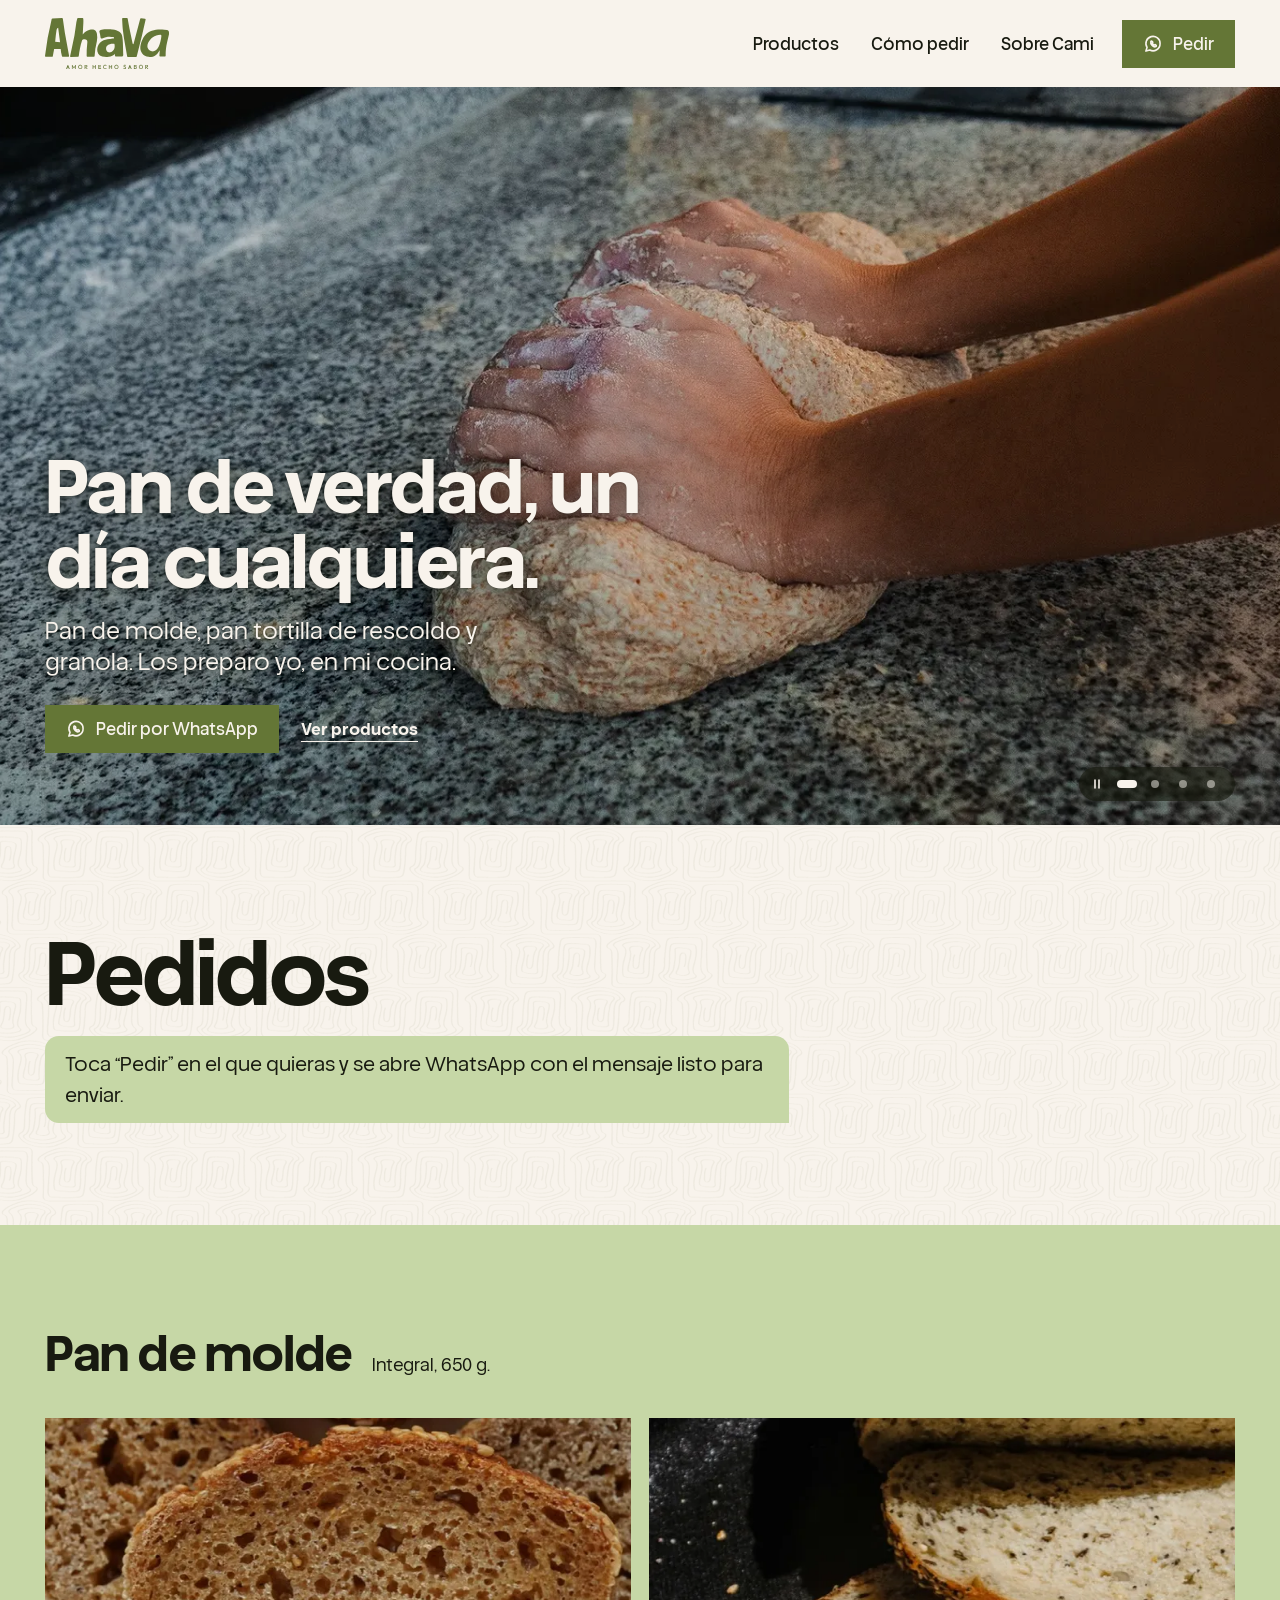
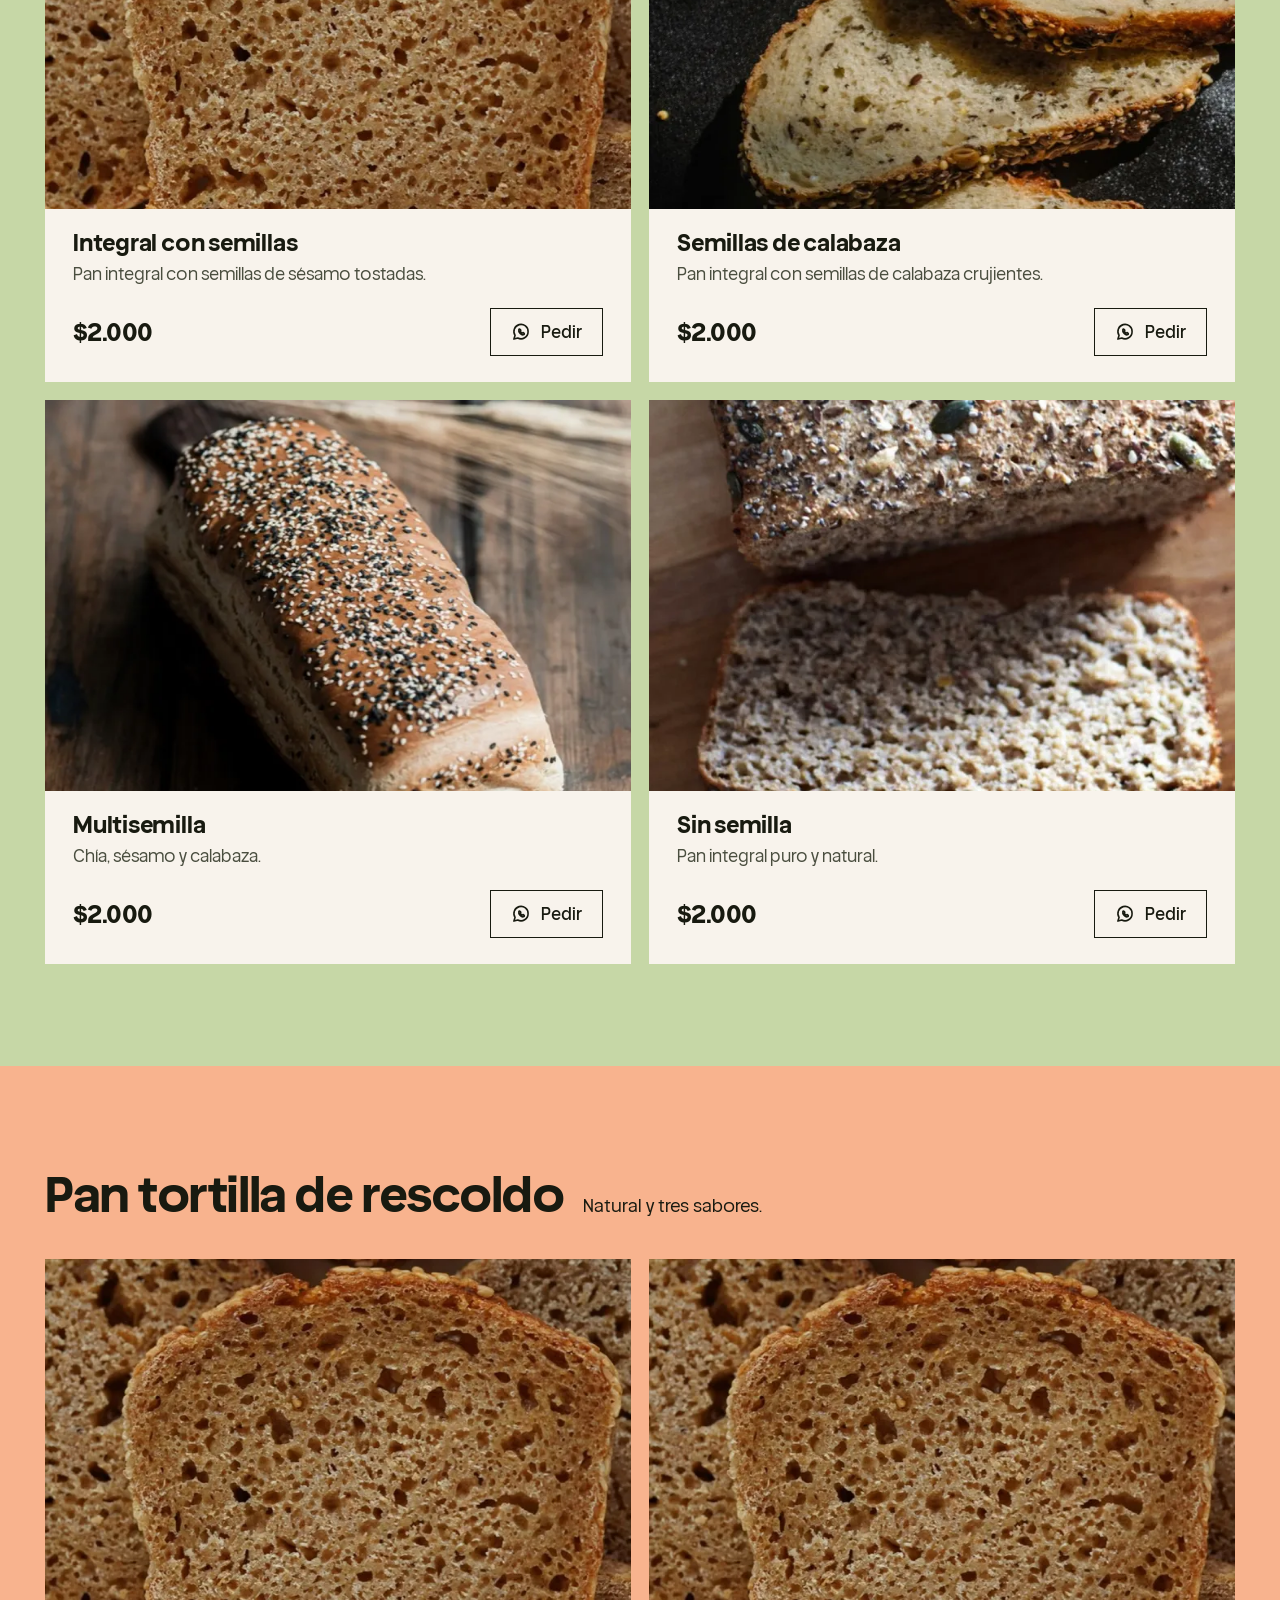
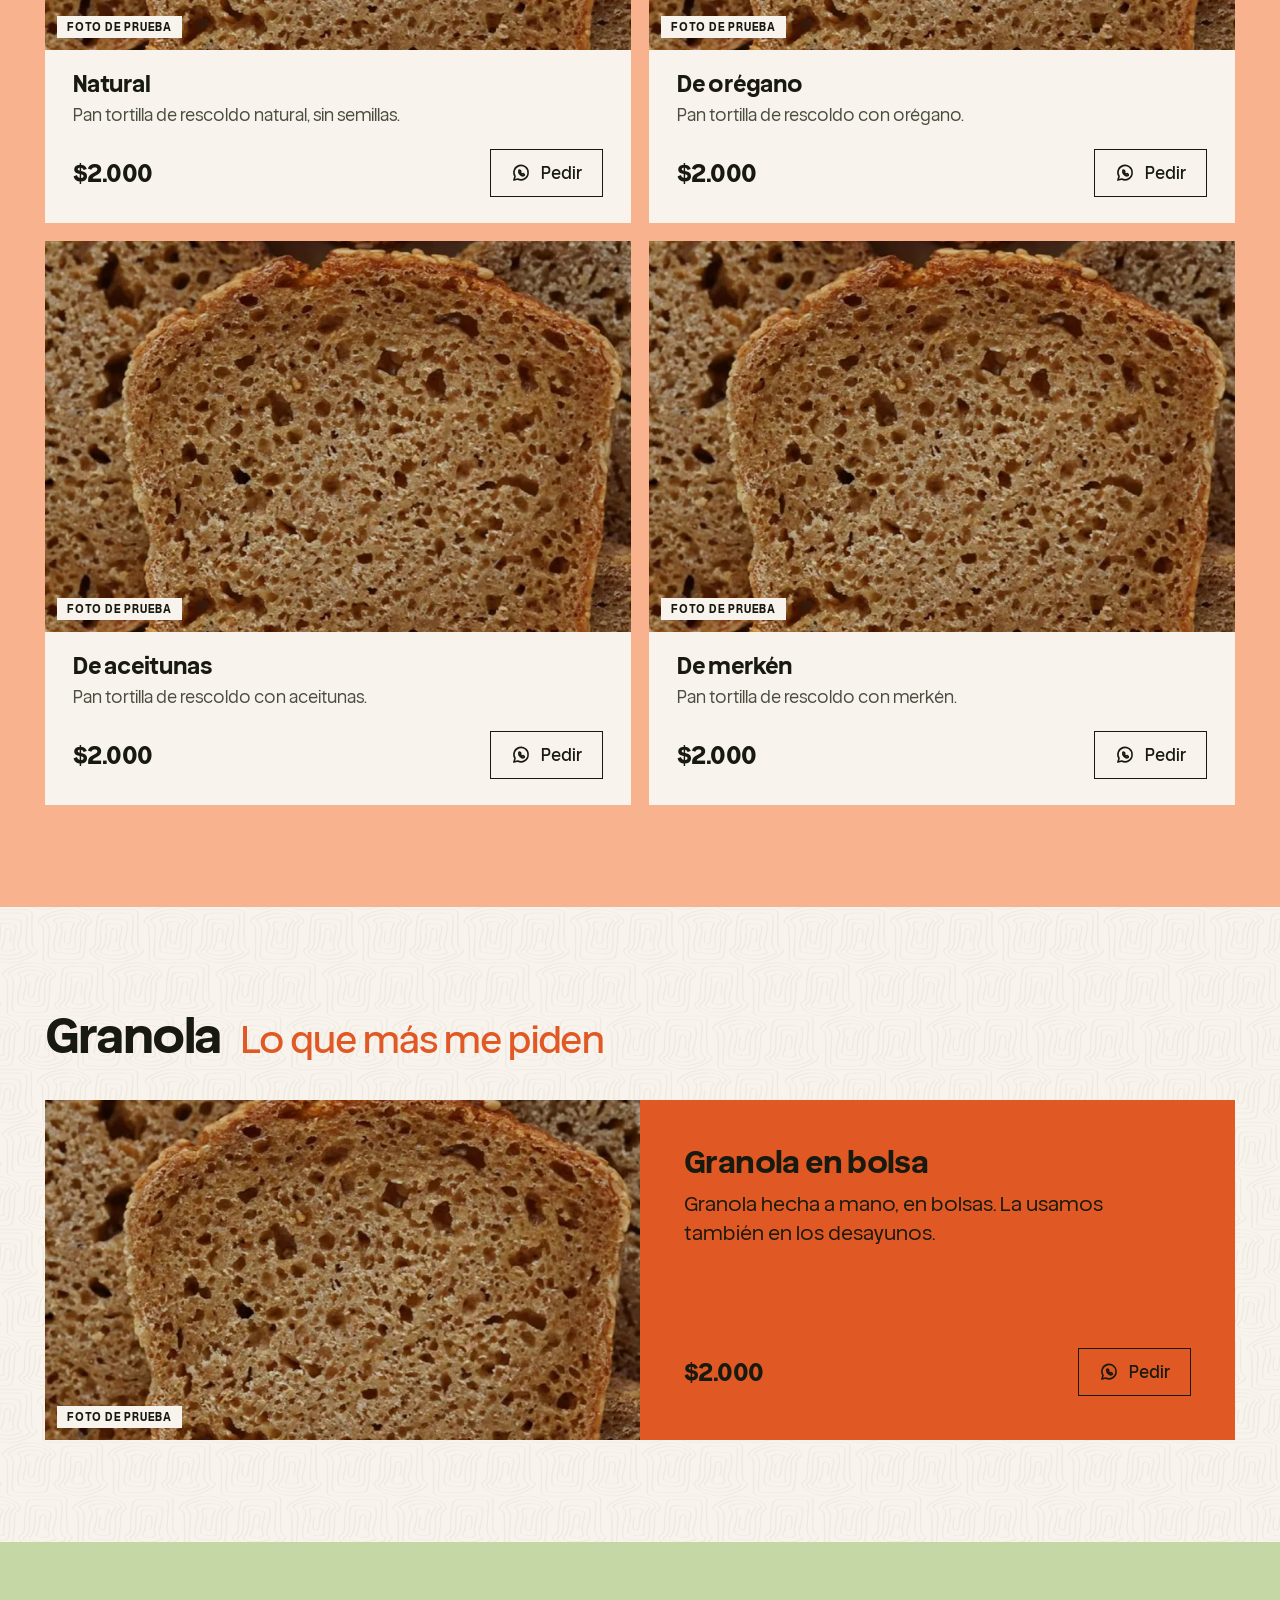
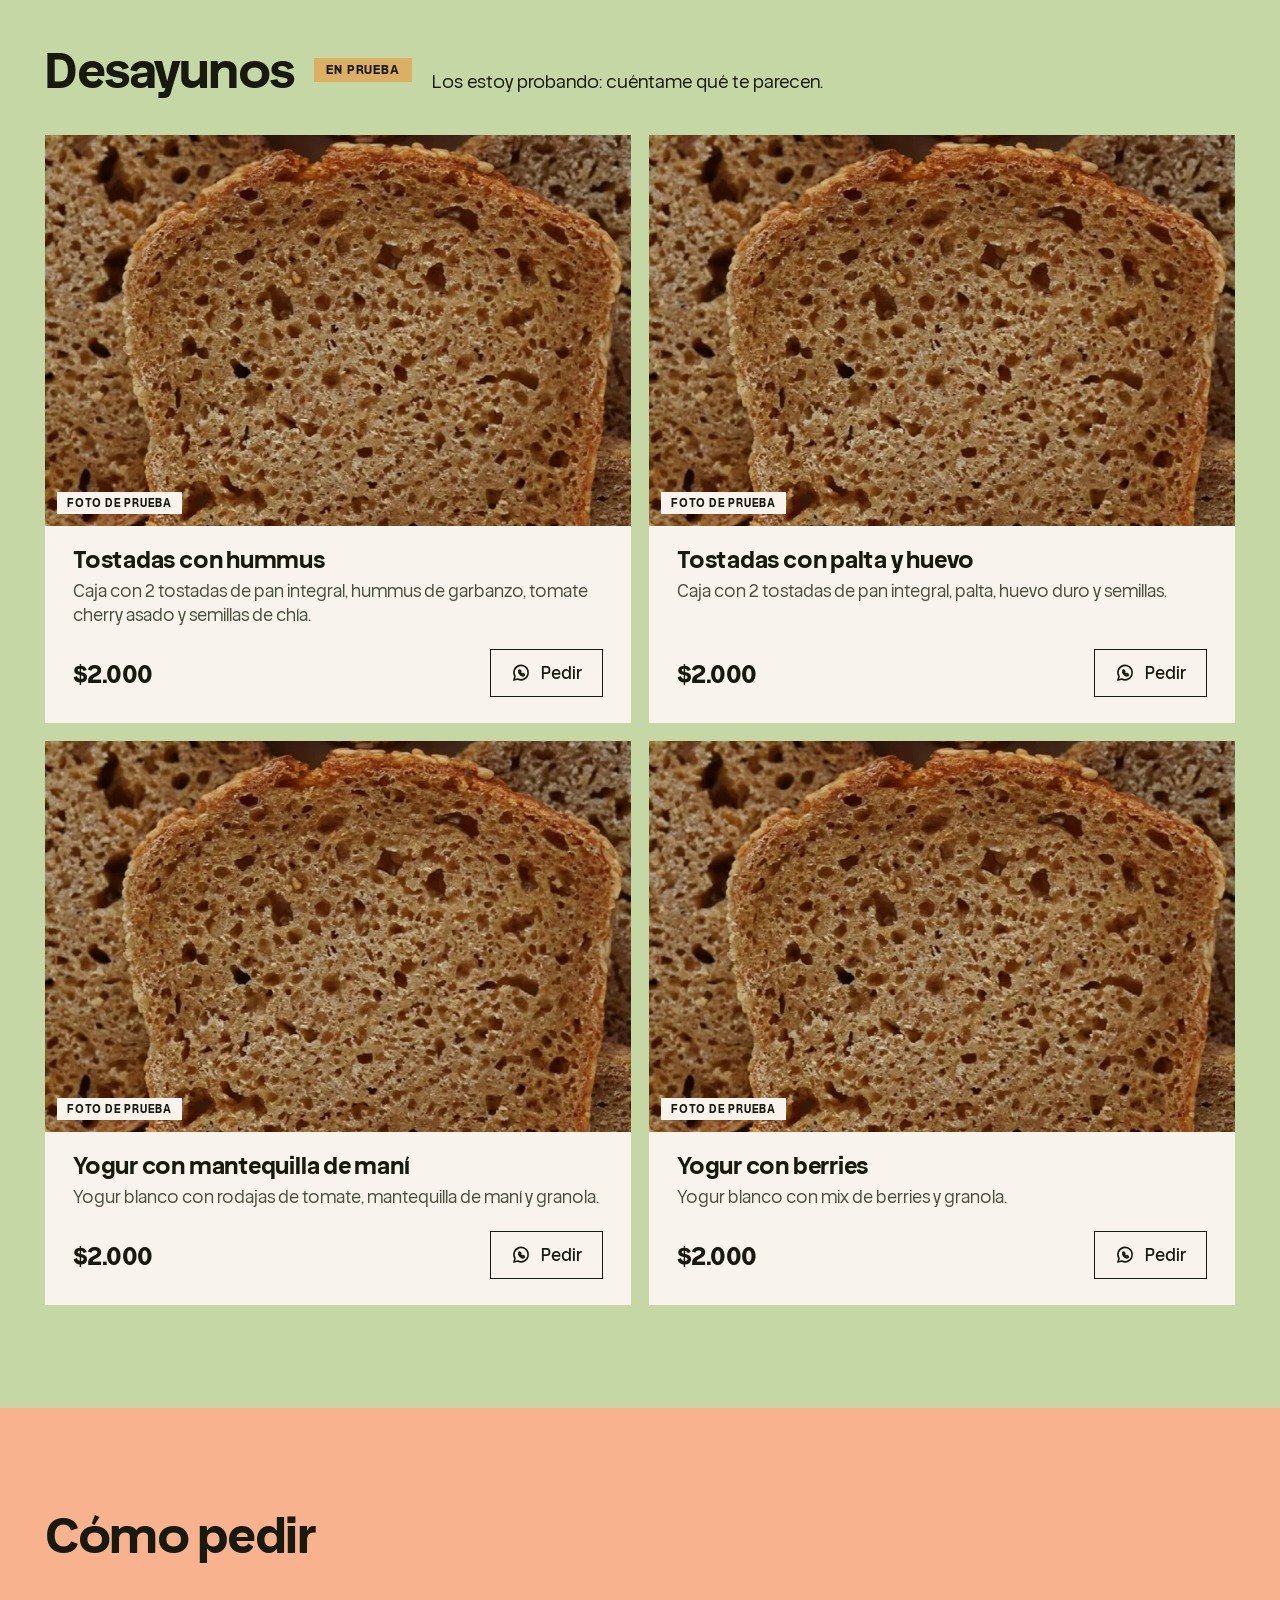
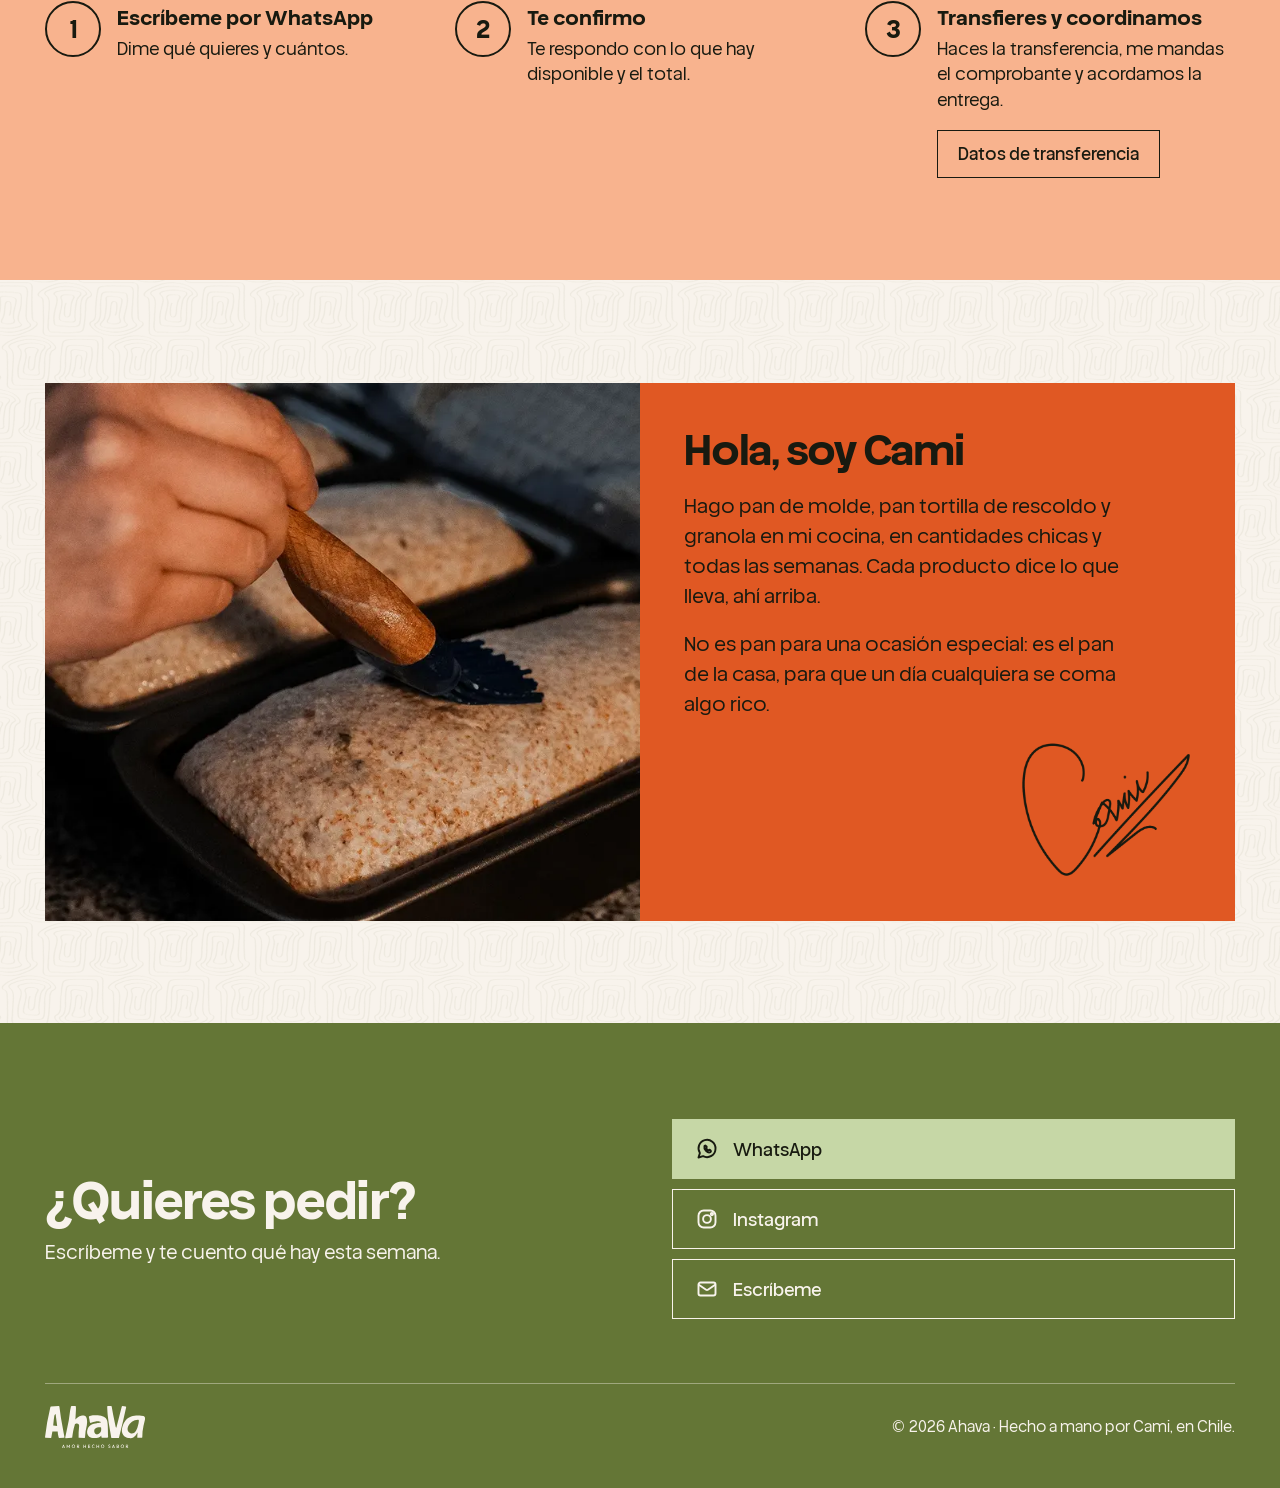
<file: index.html>
<!DOCTYPE html>
<html lang="es">
<head>
  <meta charset="UTF-8">
  <meta name="viewport" content="width=device-width, initial-scale=1.0">
  <title>Ahava — Pan de molde, pan tortilla de rescoldo y granola</title>
  <meta name="description" content="Pan de molde, pan tortilla de rescoldo y granola. Los hace Cami a mano, en su cocina, todas las semanas. Pídelos por WhatsApp.">
  <meta name="theme-color" content="#F8F3EC">

  <meta property="og:type" content="website">
  <meta property="og:url" content="https://ahava.cl/">
  <meta property="og:title" content="Ahava — Pan hecho a mano, todas las semanas">
  <meta property="og:description" content="Pan de molde, pan tortilla de rescoldo y granola. Los hace Cami a mano, en su cocina.">
  <meta property="og:image" content="https://ahava.cl/assets/images/og-cover.jpg">
  <meta property="og:image:width" content="1200">
  <meta property="og:image:height" content="630">
  <meta property="og:locale" content="es_CL">
  <meta name="twitter:card" content="summary_large_image">

  <link rel="icon" href="assets/images/favicon.svg" type="image/svg+xml">
  <link rel="preload" href="assets/fonts/Helvena-Regular.woff2" as="font" type="font/woff2" crossorigin>
  <link rel="preload" href="assets/fonts/Helvena-Bold.woff2" as="font" type="font/woff2" crossorigin>

  <style>
    @font-face { font-family: 'Helvena'; src: url('assets/fonts/Helvena-Regular.woff2') format('woff2'); font-weight: 400; font-style: normal; font-display: swap; }
    @font-face { font-family: 'Helvena'; src: url('assets/fonts/Helvena-Medium.woff2')  format('woff2'); font-weight: 500; font-style: normal; font-display: swap; }
    @font-face { font-family: 'Helvena'; src: url('assets/fonts/Helvena-Bold.woff2')    format('woff2'); font-weight: 700; font-style: normal; font-display: swap; }

    /* ---------------------------------------------------------------
       Ahava — sitio
       Según la maqueta (Web-maqueta.pdf, 15-oct-2026): una columna de
       bandas de color de lado a lado, sin esquinas redondeadas. El campo
       es crema hueso; cada categoría vive en su propia banda (menta,
       durazno, crema, menta); el naranja y el olivo van en bloques.
       Tarjetas cuadradas con foto arriba, nombre, precio y botón de
       contorno. Colores = los de la maqueta, con el olivo oscurecido
       un paso para que el texto crema encima llegue a 4,5:1.
       --------------------------------------------------------------- */
    :root {
      --paper:    #F8F3EC;   /* hueso: campo de la página; tinta encima 15,9:1 */
      --mint:     #C6D7A6;   /* banda; tinta encima 11,4:1 */
      --peach:    #F8B38E;   /* banda; tinta encima 9,9:1 */
      --orange:   #E05823;   /* bloques destacados; tinta encima 4,7:1 */
      --olive:    #647636;   /* botones y cierre; crema encima 4,5:1 */
      --mustard:  #DBAF64;   /* etiqueta "En prueba"; tinta encima 8:1 */
      --ink:      #181A10;
      --ink-soft: #4A4E3F;   /* sobre hueso 7,5:1 */

      --gutter: 20px;
      --ease: cubic-bezier(0.16, 1, 0.3, 1);
    }

    *, *::before, *::after { margin: 0; padding: 0; box-sizing: border-box; }
    html { -webkit-text-size-adjust: 100%; scroll-behavior: smooth; scroll-padding-top: 12px; }
    body {
      font-family: 'Helvena', system-ui, -apple-system, 'Segoe UI', sans-serif;
      font-size: 1rem;
      line-height: 1.55;
      color: var(--ink);
      background-color: var(--paper);
    }
    img { display: block; max-width: 100%; height: auto; }
    a { color: inherit; }

    .wrap { width: min(1190px, calc(100% - var(--gutter) * 2)); margin-inline: auto; }

    .icon {
      width: 20px; height: 20px; flex: none;
      fill: none; stroke: currentColor; stroke-width: 1.9;
      stroke-linecap: round; stroke-linejoin: round;
    }
    .icon .solid { fill: currentColor; stroke: none; }

    /* Doble anillo (crema por dentro, tinta por fuera): se ve igual sobre el
       hueso que sobre el olivo o el naranja. */
    :focus-visible {
      outline: 3px solid var(--ink); outline-offset: 3px;
      box-shadow: 0 0 0 3px var(--paper);
    }

    .skip {
      position: absolute; left: var(--gutter); top: -60px;
      background: var(--paper); color: var(--ink);
      padding: 10px 14px; z-index: 10;
    }
    .skip:focus { top: 12px; }

    /* --- Botones: planos, esquinas rectas ------------------------------ */
    .btn {
      display: inline-flex; align-items: center; justify-content: center; gap: 10px;
      min-height: 48px; padding: 10px 20px;
      font-family: inherit; font-size: 1.05rem; font-weight: 500; line-height: 1.2;
      text-decoration: none; cursor: pointer; border: 1.5px solid transparent;
      transition: filter 160ms var(--ease), background-color 160ms var(--ease), transform 160ms var(--ease);
    }
    .btn:active { transform: translateY(1px); }
    .btn-olive { background: var(--olive); color: var(--paper); }
    .btn-olive:hover { filter: brightness(0.92); }
    .btn-line { background: transparent; color: var(--ink); border-color: var(--ink); }
    .btn-line:hover { background: rgba(24, 26, 16, 0.08); }

    /* --- Cabecera ------------------------------------------------------ */
    .topbar { background: var(--paper); }
    .top { display: flex; align-items: center; justify-content: space-between; gap: 16px; padding: 18px 0; }
    .top .logo img { width: 124px; height: auto; }
    .nav { display: none; gap: 32px; margin-left: auto; margin-right: 12px; }
    .nav a { text-decoration: none; font-weight: 500; font-size: 1.05rem; }
    .nav a:hover { text-decoration: underline; text-underline-offset: 6px; }
    @media (min-width: 760px) { .nav { display: flex; } }

    /* --- Portada: foto de lado a lado ----------------------------------- */
    .hero {
      position: relative; isolation: isolate; overflow: hidden;
      background: var(--olive); color: var(--paper);
      min-height: clamp(540px, 82vh, 800px);
      padding-block: clamp(28px, 6vw, 72px);
      display: flex; align-items: flex-end;
    }
    .hero-inner { position: relative; z-index: 2; pointer-events: none; }
    .hero-copy { max-width: 40rem; }
    .hero-copy a { pointer-events: auto; }
    .hero h1 {
      font-size: clamp(2.4rem, 6.2vw, 4.6rem);
      font-weight: 700; line-height: 1.02; letter-spacing: -0.035em;
      text-wrap: balance;
    }
    .hero p { margin-top: 18px; font-size: clamp(1.1rem, 2vw, 1.45rem); line-height: 1.35; max-width: 34ch; }
    .hero-actions { margin-top: 28px; display: flex; flex-wrap: wrap; align-items: center; gap: 12px 22px; }
    .hero-link { font-weight: 700; text-underline-offset: 6px; }
    /* Solo una capa oscura sutil (10%) sobre las fotos; sin color. */
    .hero-shade {
      position: absolute; inset: 0; z-index: 1; pointer-events: none;
      background: rgba(24, 26, 16, 0.10);
    }
    /* Sin base de color detrás, la única ayuda al texto es una sombra suave. */
    .hero-copy h1, .hero-copy p {
      text-shadow: 0 2px 22px rgba(24, 26, 16, 0.55), 0 1px 3px rgba(24, 26, 16, 0.35);
    }
    /* Banner de fotos: una pista que se desliza con el dedo (scroll-snap, sin
       librerías) y un par de controles encima. */
    .hero-photo { position: absolute; inset: 0; }
    .slides {
      display: flex; height: 100%;
      overflow-x: auto; overscroll-behavior-x: contain;
      scroll-snap-type: x mandatory; scrollbar-width: none;
    }
    .slides::-webkit-scrollbar { display: none; }
    .slide { flex: 0 0 100%; scroll-snap-align: start; scroll-snap-stop: always; }
    .slide img { width: 100%; height: 100%; object-fit: cover; }
    .slider-ui {
      position: absolute; z-index: 3; right: 16px; top: 16px;
      display: flex; align-items: center; gap: 2px;
      padding: 3px 10px 3px 4px; border-radius: 999px;
      background: rgba(24, 26, 16, 0.62);
    }
    .dots { display: flex; }
    .dot, .pp {
      width: 28px; height: 28px; display: grid; place-items: center;
      background: none; border: 0; cursor: pointer; color: var(--paper);
    }
    .dot::before {
      content: ""; width: 8px; height: 8px; border-radius: 999px;
      background: rgba(248, 243, 236, 0.5);
      transition: background-color 200ms var(--ease);
    }
    .dot[aria-current="true"]::before { width: 20px; background: var(--paper); }
    .pp .icon { width: 16px; height: 16px; stroke-width: 2.4; }
    .pp .icon-play { display: none; fill: currentColor; }
    .pp[data-estado="pausado"] .icon-pausa { display: none; }
    .pp[data-estado="pausado"] .icon-play { display: block; }
    @media (min-width: 820px) {
      .slider-ui { top: auto; bottom: 24px; right: max(24px, calc((100% - 1190px) / 2)); }
    }

    /* --- Bandas -------------------------------------------------------- */
    .band { padding-block: clamp(52px, 8vw, 104px); }
    .band-paper { background-color: var(--paper); }
    .band-mint  { background-color: var(--mint); }
    .band-peach { background-color: var(--peach); }
    /* Patrón de rebanadas de pan, muy sutil, solo sobre el hueso: le da la
       calidez de trazo a mano que un campo neutro no tiene. Mosaico de
       480 px con los trazos olivo al 7% ya incluidos; si no carga, queda el
       hueso liso. */
    .band-paper {
      background-image: url('assets/images/patron-tile.png');
      background-size: 320px 320px;
    }
    .band-head { display: flex; flex-wrap: wrap; align-items: baseline; gap: 6px 20px; margin-bottom: clamp(22px, 3.5vw, 40px); }
    .band h2 {
      font-size: clamp(2rem, 4.4vw, 3rem);
      font-weight: 700; letter-spacing: -0.03em; line-height: 1.05;
    }
    .band-head .nota { flex-basis: 100%; font-size: 1.1rem; max-width: 56ch; }
    /* "Lo que más me piden": naranja sobre hueso, solo en tamaño grande
       (3,4:1; el naranja no alcanza para texto chico). */
    .lema { font-size: clamp(1.5rem, 3.2vw, 2.3rem); font-weight: 500; letter-spacing: -0.02em; color: var(--orange); line-height: 1.1; }
    .tag {
      display: inline-block; padding: 2px 12px;
      background: var(--mustard); color: var(--ink);
      font-size: 0.78rem; font-weight: 700; text-transform: uppercase; letter-spacing: 0.07em;
      align-self: center;
    }

    /* --- Pedidos ------------------------------------------------------- */
    .pedidos h2 { font-size: clamp(2.8rem, 8vw, 5.4rem); letter-spacing: -0.04em; line-height: 1; }
    /* Un globo de chat: avisa, sin explicar, que "Pedir" abre WhatsApp. */
    .bubble {
      display: inline-block; margin-top: clamp(14px, 2vw, 22px);
      background: var(--mint); color: var(--ink);
      padding: 12px 20px 13px; border-radius: 14px 14px 0 14px;
      font-size: clamp(1rem, 1.7vw, 1.25rem); max-width: 62ch;
    }
    .pedidos noscript p { margin-top: 16px; }

    /* --- Tarjetas ------------------------------------------------------ */
    .cards { display: grid; gap: 18px; grid-template-columns: 1fr; }
    @media (min-width: 700px) { .cards { grid-template-columns: repeat(2, 1fr); } }
    .card, .feature { color: var(--ink); }
    .card { display: flex; flex-direction: column; background: var(--paper); }
    .media { position: relative; }
    .card .media img { width: 100%; aspect-ratio: 3 / 2; object-fit: cover; background: var(--mint); }
    .media .prueba {
      position: absolute; left: 12px; bottom: 12px;
      background: var(--paper); color: var(--ink);
      padding: 3px 10px;
      font-size: 0.7rem; font-weight: 700; text-transform: uppercase; letter-spacing: 0.07em; line-height: 1.4;
    }
    .card-body { flex: 1; display: flex; flex-direction: column; padding: 20px clamp(18px, 2.4vw, 28px) clamp(18px, 2.4vw, 26px); }
    .card h3 { font-size: clamp(1.15rem, 1.8vw, 1.4rem); font-weight: 700; line-height: 1.2; letter-spacing: -0.01em; }
    .card .desc { margin-top: 6px; color: var(--ink-soft); font-size: 1.05rem; line-height: 1.45; }
    .card-foot { margin-top: auto; padding-top: 22px; display: flex; align-items: center; justify-content: space-between; gap: 12px; }
    .price { font-size: clamp(1.3rem, 2vw, 1.6rem); font-weight: 700; letter-spacing: -0.02em; }

    /* Bloque destacado (granola): foto a un lado, panel naranja al otro. */
    .feature { grid-column: 1 / -1; display: grid; grid-template-columns: 1fr; background: var(--orange); }
    .feature .media img { width: 100%; aspect-ratio: 3 / 2; object-fit: cover; background: var(--mint); }
    .feature-body { display: flex; flex-direction: column; padding: clamp(22px, 4vw, 44px); }
    .feature h3 { font-size: clamp(1.4rem, 2.4vw, 1.9rem); font-weight: 700; line-height: 1.15; letter-spacing: -0.02em; }
    .feature .desc { margin-top: 10px; font-size: clamp(1.05rem, 1.6vw, 1.25rem); line-height: 1.45; max-width: 36ch; }
    .feature .card-foot { padding-top: 28px; }
    @media (min-width: 700px) {
      /* La foto llena su mitad sin estirar la fila: la altura la fija el panel. */
      .feature.has-photo { grid-template-columns: 1fr 1fr; }
      .feature.has-photo .media { min-height: 340px; }
      .feature.has-photo .media img { position: absolute; inset: 0; height: 100%; aspect-ratio: auto; }
    }

    /* --- Cómo pedir ---------------------------------------------------- */
    .steps { list-style: none; display: grid; gap: 32px; }
    .step { display: flex; gap: 16px; align-items: flex-start; }
    .step-n {
      flex: none; width: 56px; height: 56px; border-radius: 50%;
      border: 2px solid var(--ink);
      display: grid; place-items: center;
      font-weight: 700; font-size: 1.5rem; line-height: 1;
    }
    .step h3 { font-size: 1.25rem; font-weight: 700; line-height: 1.25; padding-top: 4px; }
    .step p { margin-top: 6px; font-size: 1.1rem; line-height: 1.45; }
    .step .btn { margin-top: 18px; }
    @media (min-width: 800px) { .steps { grid-template-columns: repeat(3, 1fr); gap: 40px; } }

    /* --- Sobre Cami ---------------------------------------------------- */
    .about .feature-body { justify-content: center; }
    .about h2 { font-size: clamp(1.8rem, 3.4vw, 2.6rem); }
    .about p { margin-top: 18px; font-size: clamp(1.05rem, 1.6vw, 1.25rem); line-height: 1.5; max-width: 38ch; }
    .about h2 + p { margin-top: 20px; }
    .firma { width: clamp(120px, 14vw, 170px); height: auto; margin-top: 24px; align-self: flex-end; }

    /* --- Cierre -------------------------------------------------------- */
    .closing { background: var(--olive); color: var(--paper); padding-block: clamp(52px, 8vw, 96px) clamp(28px, 4vw, 40px); }
    .closing-grid { display: grid; gap: 32px; align-items: center; }
    .closing h2 { font-size: clamp(2rem, 4.6vw, 3.2rem); font-weight: 700; letter-spacing: -0.035em; line-height: 1.04; }
    .closing p { margin-top: 12px; font-size: 1.2rem; max-width: 36ch; }
    .bars { display: grid; gap: 10px; }
    .bar {
      display: flex; align-items: center; gap: 14px;
      min-height: 60px; padding: 0 22px;
      border: 1.5px solid var(--paper);
      font-size: 1.1rem; font-weight: 500;
      text-decoration: none; color: var(--paper);
      transition: filter 160ms var(--ease), background-color 160ms var(--ease);
    }
    .bar .icon { width: 24px; height: 24px; }
    /* WhatsApp es la acción principal y la única barra llena. */
    .bar-whatsapp { background: var(--mint); border-color: var(--mint); color: var(--ink); }
    .bar-whatsapp:hover { filter: brightness(0.95); }
    .bar-instagram:hover, .bar-mail:hover { background: rgba(248, 243, 236, 0.12); }
    .legal {
      margin-top: clamp(36px, 6vw, 64px); padding-top: 22px;
      border-top: 1px solid rgba(248, 243, 236, 0.4);
      display: flex; flex-wrap: wrap; align-items: center; justify-content: space-between; gap: 12px 24px;
      font-size: 0.95rem;
    }
    .legal img { width: 100px; height: auto; }
    @media (min-width: 820px) { .closing-grid { grid-template-columns: 1fr 1fr; gap: 64px; } }

    @media (prefers-reduced-motion: reduce) {
      html { scroll-behavior: auto; }
      .btn, .bar { transition: none; }
    }
  </style>
</head>
<body>
  <svg width="0" height="0" style="position:absolute" aria-hidden="true" focusable="false">
    <defs>
      <symbol id="i-whatsapp" viewBox="0 0 24 24">
        <path d="M20.5 11.7a8.5 8.5 0 0 1-12.4 7.5L3.5 20.5l1.4-4.5A8.5 8.5 0 1 1 20.5 11.7Z"/>
        <path d="M9.4 9.1c.3-.6 1-.7 1.4-.3l.7.7c.3.3.3.7.1 1l-.3.5c-.1.2-.1.5.1.7l1.4 1.4c.2.2.5.2.7.1l.5-.3c.3-.2.8-.2 1 .1l.7.7c.4.4.3 1.1-.3 1.4-1.3.7-2.9.2-4.4-1.3s-2-3.1-1.6-4.7Z"/>
      </symbol>
      <symbol id="i-mail" viewBox="0 0 24 24">
        <path d="M3.5 7.5a2 2 0 0 1 2-2h13a2 2 0 0 1 2 2v9a2 2 0 0 1-2 2h-13a2 2 0 0 1-2-2Z"/>
        <path d="m4.2 8 6.9 4.8a1.6 1.6 0 0 0 1.8 0L19.8 8"/>
      </symbol>
      <symbol id="i-instagram" viewBox="0 0 24 24">
        <rect x="3.5" y="3.5" width="17" height="17" rx="5.2"/>
        <circle cx="12" cy="12" r="3.9"/>
        <circle class="solid" cx="16.9" cy="7.1" r="1.15"/>
      </symbol>
    </defs>
  </svg>

  <a class="skip" href="#productos">Ir a los productos</a>

  <header class="topbar">
    <div class="wrap top">
      <a class="logo" href="#inicio" aria-label="Ahava, ir al inicio">
        <img src="assets/images/logo-ahava-olive.svg" alt="Ahava" width="124" height="51">
      </a>
      <nav class="nav" aria-label="Principal">
        <a href="#productos">Productos</a>
        <a href="#como-pedir">Cómo pedir</a>
        <a href="#cami">Sobre Cami</a>
      </nav>
      <a class="btn btn-olive" data-wa="Hola Cami, quiero hacer un pedido." href="https://wa.me/56968284285" target="_blank" rel="noopener noreferrer">
        <svg class="icon" viewBox="0 0 24 24" aria-hidden="true"><use href="#i-whatsapp"/></svg>
        Pedir
      </a>
    </div>
  </header>

  <main id="inicio">
    <div class="hero">
      <div class="wrap hero-inner">
        <div class="hero-copy">
          <h1>Pan de verdad, un día cualquiera.</h1>
          <p>Pan de molde, pan tortilla de rescoldo y granola. Los preparo yo, en mi cocina.</p>
          <div class="hero-actions">
            <a class="btn btn-olive" data-wa="Hola Cami, quiero hacer un pedido." href="https://wa.me/56968284285" target="_blank" rel="noopener noreferrer">
              <svg class="icon" viewBox="0 0 24 24" aria-hidden="true"><use href="#i-whatsapp"/></svg>
              Pedir por WhatsApp
            </a>
            <a class="hero-link" href="#productos">Ver productos</a>
          </div>
        </div>
      </div>
      <div class="hero-shade" aria-hidden="true"></div>
      <!-- Banner de fotos (de lado a lado). Para agregar una: copiar un
           <figure class="slide"> más; los puntos, el autoavance y la pausa
           se arman solos. -->
      <div class="hero-photo" role="region" aria-roledescription="carrusel" aria-label="Fotos de Ahava">
        <div class="slides" id="slides">
          <figure class="slide">
            <img src="assets/images/hero-amasando.webp" alt="Las manos de Cami amasando masa integral sobre el mesón" width="1400" height="788" style="object-position: 62% 50%" fetchpriority="high">
          </figure>
          <figure class="slide">
            <img src="assets/images/banner-harina.webp" alt="Cami espolvoreando harina sobre dos masas, con el rodillo detrás" width="1500" height="844" decoding="async">
          </figure>
          <figure class="slide">
            <img src="assets/images/banner-moldes.webp" alt="Panes de molde con semillas, listos para el horno" width="1500" height="844" loading="lazy" decoding="async">
          </figure>
          <figure class="slide">
            <img src="assets/images/banner-corteza.webp" alt="Primer plano de panes de molde recién horneados, con semillas" width="1300" height="731" loading="lazy" decoding="async">
          </figure>
        </div>
        <div class="slider-ui">
          <button class="pp" id="pausa" type="button" aria-label="Pausar fotos">
            <svg class="icon icon-pausa" viewBox="0 0 24 24" aria-hidden="true"><path d="M9 6v12M15 6v12"/></svg>
            <svg class="icon icon-play" viewBox="0 0 24 24" aria-hidden="true"><path d="M8 5.5v13l10-6.5Z"/></svg>
          </button>
          <div class="dots" id="puntos"></div>
        </div>
      </div>
    </div>

    <section id="productos" class="band band-paper pedidos" aria-labelledby="productos-titulo">
      <div class="wrap">
        <h2 id="productos-titulo">Pedidos</h2>
        <p class="bubble">Toca “Pedir” en el que quieras y se abre WhatsApp con el mensaje listo para enviar.</p>
        <noscript><p>Escríbeme por WhatsApp al +56 9 6828 4285 y te cuento qué hay disponible.</p></noscript>
      </div>
    </section>

    <!-- Una banda por categoría; las arma el script de abajo desde GRUPOS. -->
    <div id="grupos"></div>

    <section id="como-pedir" class="band band-peach" aria-labelledby="pedir-titulo">
      <div class="wrap">
        <div class="band-head">
          <h2 id="pedir-titulo">Cómo pedir</h2>
        </div>
        <ol class="steps">
          <li class="step">
            <span class="step-n" aria-hidden="true">1</span>
            <div>
              <h3>Escríbeme por WhatsApp</h3>
              <p>Dime qué quieres y cuántos.</p>
            </div>
          </li>
          <li class="step">
            <span class="step-n" aria-hidden="true">2</span>
            <div>
              <h3>Te confirmo</h3>
              <p>Te respondo con lo que hay disponible y el total.</p>
            </div>
          </li>
          <li class="step">
            <span class="step-n" aria-hidden="true">3</span>
            <div>
              <h3>Transfieres y coordinamos</h3>
              <p>Haces la transferencia, me mandas el comprobante y acordamos la entrega.</p>
              <a class="btn btn-line" href="/transferir">Datos de transferencia</a>
            </div>
          </li>
        </ol>
      </div>
    </section>

    <section id="cami" class="band band-paper about" aria-labelledby="cami-titulo">
      <div class="wrap">
        <div class="feature has-photo">
          <div class="media">
            <img src="assets/images/cami-pincelando.webp" alt="Cami pincelando panes de molde antes de hornearlos" width="1200" height="675" loading="lazy">
          </div>
          <div class="feature-body">
            <h2 id="cami-titulo">Hola, soy Cami</h2>
            <p>Hago pan de molde, pan tortilla de rescoldo y granola en mi cocina, en cantidades chicas y todas las semanas. Cada producto dice lo que lleva, ahí arriba.</p>
            <p>No es pan para una ocasión especial: es el pan de la casa, para que un día cualquiera se coma algo rico.</p>
            <img class="firma" src="assets/images/firma-cami.png" alt="Firma de Cami" width="520" height="411" loading="lazy">
          </div>
        </div>
      </div>
    </section>
  </main>

  <footer class="closing" id="contacto">
    <div class="wrap">
      <div class="closing-grid">
        <div>
          <h2>¿Quieres pedir?</h2>
          <p>Escríbeme y te cuento qué hay esta semana.</p>
        </div>
        <div class="bars">
          <a class="bar bar-whatsapp" data-wa="Hola Cami, quiero hacer un pedido." href="https://wa.me/56968284285" target="_blank" rel="noopener noreferrer">
            <svg class="icon" viewBox="0 0 24 24" aria-hidden="true"><use href="#i-whatsapp"/></svg>
            WhatsApp
          </a>
          <a class="bar bar-instagram" href="https://instagram.com/ahava.sabor" target="_blank" rel="noopener noreferrer">
            <svg class="icon" viewBox="0 0 24 24" aria-hidden="true"><use href="#i-instagram"/></svg>
            Instagram
          </a>
          <a class="bar bar-mail" href="mailto:cam.sepulvedao@gmail.com?subject=Consulta%20desde%20ahava.cl">
            <svg class="icon" viewBox="0 0 24 24" aria-hidden="true"><use href="#i-mail"/></svg>
            Escríbeme
          </a>
        </div>
      </div>
      <div class="legal">
        <img src="assets/images/logo-ahava.svg" alt="Ahava" width="100" height="42" loading="lazy">
        <span>© <span id="anio">2026</span> Ahava · Hecho a mano por Cami, en Chile.</span>
      </div>
    </div>
  </footer>

  <script>
    var WHATSAPP = '56968284285';
    // Precio provisorio: todos los productos a $2.000 hasta que Cami confirme.
    var PRECIO = 2000;
    var clp = new Intl.NumberFormat('es-CL', { style: 'currency', currency: 'CLP', maximumFractionDigits: 0 });

    // FOTO DE PRUEBA: mientras no existan las fotos reales, esta imagen se repite
    // en los productos sin foto, solo para ver cómo se acomoda el diseño.
    // Cada una lleva la etiqueta "Foto de prueba". Para apagarla: dejar en ''.
    // ⚠ Dejarla en '' antes de publicar en ahava.cl.
    var FOTO_DE_PRUEBA = 'molde-01.webp';

    // Para cambiar un producto, un precio o agregar una foto, se edita acá.
    // fondo: color de la banda ('mint', 'peach' o 'paper').
    // img: nombre de archivo en assets/images/ (sin foto, la tarjeta va solo con texto).
    // precio: opcional por producto; si no está, usa PRECIO.
    var GRUPOS = [
      {
        titulo: 'Pan de molde', fondo: 'mint', nota: 'Integral, 650 g.', prefijo: 'Pan de molde ',
        items: [
          { nombre: 'Integral con semillas', desc: 'Pan integral con semillas de sésamo tostadas.', img: 'molde-01.webp' },
          { nombre: 'Semillas de calabaza', desc: 'Pan integral con semillas de calabaza crujientes.', img: 'molde-02.webp' },
          { nombre: 'Multisemilla', desc: 'Chía, sésamo y calabaza.', img: 'molde-03.webp' },
          { nombre: 'Sin semilla', desc: 'Pan integral puro y natural.', img: 'molde-04.webp' }
        ]
      },
      {
        titulo: 'Pan tortilla de rescoldo', fondo: 'peach', nota: 'Natural y tres sabores.', prefijo: 'Pan tortilla de rescoldo ',
        items: [
          { nombre: 'Natural', desc: 'Pan tortilla de rescoldo natural, sin semillas.' },
          { nombre: 'De orégano', desc: 'Pan tortilla de rescoldo con orégano.' },
          { nombre: 'De aceitunas', desc: 'Pan tortilla de rescoldo con aceitunas.' },
          { nombre: 'De merkén', desc: 'Pan tortilla de rescoldo con merkén.' }
        ]
      },
      {
        titulo: 'Granola', fondo: 'paper', lema: 'Lo que más me piden', prefijo: '',
        items: [
          { nombre: 'Granola en bolsa', desc: 'Granola hecha a mano, en bolsas. La usamos también en los desayunos.', estrella: true }
        ]
      },
      {
        titulo: 'Desayunos', fondo: 'mint', etiqueta: 'En prueba', nota: 'Los estoy probando: cuéntame qué te parecen.', prefijo: 'Desayuno: ',
        items: [
          { nombre: 'Tostadas con hummus', desc: 'Caja con 2 tostadas de pan integral, hummus de garbanzo, tomate cherry asado y semillas de chía.' },
          { nombre: 'Tostadas con palta y huevo', desc: 'Caja con 2 tostadas de pan integral, palta, huevo duro y semillas.' },
          { nombre: 'Yogur con mantequilla de maní', desc: 'Yogur blanco con rodajas de tomate, mantequilla de maní y granola.' },
          { nombre: 'Yogur con berries', desc: 'Yogur blanco con mix de berries y granola.' }
        ]
      }
    ];

    function enlaceWhatsApp(texto) {
      return 'https://wa.me/' + WHATSAPP + '?text=' + encodeURIComponent(texto);
    }

    function el(tag, className, text) {
      var n = document.createElement(tag);
      if (className) n.className = className;
      if (text) n.textContent = text;
      return n;
    }

    var contenedor = document.getElementById('grupos');
    GRUPOS.forEach(function (g, i) {
      var banda = el('section', 'band band-' + (g.fondo || 'paper'));
      banda.setAttribute('aria-labelledby', 'grupo-' + i);
      var caja = el('div', 'wrap');

      var cabecera = el('div', 'band-head');
      var titulo = el('h2', null, g.titulo);
      titulo.id = 'grupo-' + i;
      cabecera.appendChild(titulo);
      if (g.lema) cabecera.appendChild(el('span', 'lema', g.lema));
      if (g.etiqueta) cabecera.appendChild(el('span', 'tag', g.etiqueta));
      if (g.nota) cabecera.appendChild(el('p', 'nota', g.nota));
      caja.appendChild(cabecera);

      var tarjetas = el('div', 'cards');
      g.items.forEach(function (p) {
        var destacado = !!p.estrella;
        var tarjeta = el('article', destacado ? 'feature' : 'card');
        // "Pan de molde" + "Sin semilla" => "Pan de molde sin semilla"
        var nombreEnFrase = g.prefijo ? p.nombre.charAt(0).toLowerCase() + p.nombre.slice(1) : p.nombre;
        var completo = g.prefijo + nombreEnFrase;

        var archivo = p.img || FOTO_DE_PRUEBA;
        var esPrueba = !p.img && !!FOTO_DE_PRUEBA;
        if (archivo) {
          var media = el('div', 'media');
          var foto = document.createElement('img');
          foto.src = 'assets/images/' + archivo;
          foto.alt = esPrueba ? '' : completo;
          foto.width = 720;
          foto.height = 480;
          foto.loading = 'lazy';
          media.appendChild(foto);
          if (esPrueba) media.appendChild(el('span', 'prueba', 'Foto de prueba'));
          tarjeta.appendChild(media);
          if (destacado) tarjeta.className += ' has-photo';
        }

        var cuerpo = el('div', destacado ? 'feature-body' : 'card-body');
        cuerpo.appendChild(el('h3', null, p.nombre));
        cuerpo.appendChild(el('p', 'desc', p.desc));

        var pie = el('div', 'card-foot');
        pie.appendChild(el('span', 'price', clp.format(p.precio || PRECIO)));
        var pedir = el('a', 'btn btn-line');
        pedir.innerHTML = '<svg class="icon" viewBox="0 0 24 24" aria-hidden="true"><use href="#i-whatsapp"/></svg>';
        pedir.appendChild(document.createTextNode('Pedir'));
        pedir.href = enlaceWhatsApp('Hola Cami, quiero pedir: ' + completo + '.');
        pedir.target = '_blank';
        pedir.rel = 'noopener noreferrer';
        pedir.setAttribute('aria-label', 'Pedir ' + completo + ' por WhatsApp');
        pie.appendChild(pedir);

        cuerpo.appendChild(pie);
        tarjeta.appendChild(cuerpo);
        tarjetas.appendChild(tarjeta);
      });
      caja.appendChild(tarjetas);
      banda.appendChild(caja);
      contenedor.appendChild(banda);
    });

    // Botones generales de pedido: mensaje inicial prellenado.
    document.querySelectorAll('[data-wa]').forEach(function (a) {
      a.href = enlaceWhatsApp(a.getAttribute('data-wa'));
    });

    document.getElementById('anio').textContent = new Date().getFullYear();

    // --- Banner de fotos -------------------------------------------------
    // Avanza solo cada 5,5 s. Se detiene si la persona lo toca, desliza,
    // pasa el mouse o enfoca un control; y tiene un botón de pausa (una
    // animación que arranca sola debe poder detenerse). Con "reducir
    // movimiento" activado en el teléfono no avanza solo.
    (function () {
      var pista = document.getElementById('slides');
      var contenedorPuntos = document.getElementById('puntos');
      var botonPausa = document.getElementById('pausa');
      var fotos = [].slice.call(pista.querySelectorAll('.slide'));
      var total = fotos.length;
      var reducido = window.matchMedia('(prefers-reduced-motion: reduce)').matches;
      var actual = 0;
      var timer = null;
      var pausadoPorPersona = reducido;
      var puntos = [];

      fotos.forEach(function (foto, i) {
        foto.setAttribute('role', 'group');
        foto.setAttribute('aria-roledescription', 'diapositiva');
        foto.setAttribute('aria-label', (i + 1) + ' de ' + total);
        var punto = el('button', 'dot');
        punto.type = 'button';
        punto.setAttribute('aria-label', 'Ver foto ' + (i + 1) + ' de ' + total);
        punto.addEventListener('click', function () { pausar(true); ir(i); });
        contenedorPuntos.appendChild(punto);
        puntos.push(punto);
      });

      if (total < 2) { document.querySelector('.slider-ui').hidden = true; return; }

      function marcar(i) {
        actual = i;
        puntos.forEach(function (p, n) { p.setAttribute('aria-current', n === i ? 'true' : 'false'); });
      }
      function ir(i) {
        pista.scrollTo({ left: i * pista.clientWidth, behavior: reducido ? 'auto' : 'smooth' });
        marcar(i);
      }
      function arrancar() {
        detener();
        if (pausadoPorPersona || document.hidden) return;
        timer = setInterval(function () { ir((actual + 1) % total); }, 5500);
        pista.setAttribute('aria-live', 'off');
      }
      function detener() {
        if (timer) { clearInterval(timer); timer = null; }
        pista.setAttribute('aria-live', 'polite');
      }
      function pausar(porPersona) {
        if (porPersona) pausadoPorPersona = true;
        detener();
        botonPausa.dataset.estado = 'pausado';
        botonPausa.setAttribute('aria-label', 'Reanudar fotos');
      }
      function reanudar() {
        pausadoPorPersona = false;
        botonPausa.dataset.estado = 'activo';
        botonPausa.setAttribute('aria-label', 'Pausar fotos');
        arrancar();
      }

      botonPausa.addEventListener('click', function () {
        if (pausadoPorPersona) reanudar(); else pausar(true);
      });

      // Seguir con el dedo o el trackpad: marcar el punto de la foto visible.
      var esperando = false;
      pista.addEventListener('scroll', function () {
        if (esperando) return;
        esperando = true;
        requestAnimationFrame(function () {
          esperando = false;
          marcar(Math.round(pista.scrollLeft / pista.clientWidth));
        });
      }, { passive: true });

      // Si la persona la toca o desliza, ya no avanza sola.
      ['pointerdown', 'touchstart', 'wheel'].forEach(function (ev) {
        pista.addEventListener(ev, function () { pausar(true); }, { passive: true });
      });

      var zona = document.querySelector('.hero');
      zona.addEventListener('mouseenter', detener);
      zona.addEventListener('mouseleave', arrancar);
      zona.addEventListener('focusin', detener);
      zona.addEventListener('focusout', arrancar);
      document.addEventListener('visibilitychange', function () { document.hidden ? detener() : arrancar(); });
      window.addEventListener('resize', function () { pista.scrollLeft = actual * pista.clientWidth; });

      marcar(0);
      if (reducido) {
        botonPausa.dataset.estado = 'pausado';
        botonPausa.setAttribute('aria-label', 'Reanudar fotos');
      } else {
        arrancar();
      }
    })();
  </script>
</body>
</html>
</file>
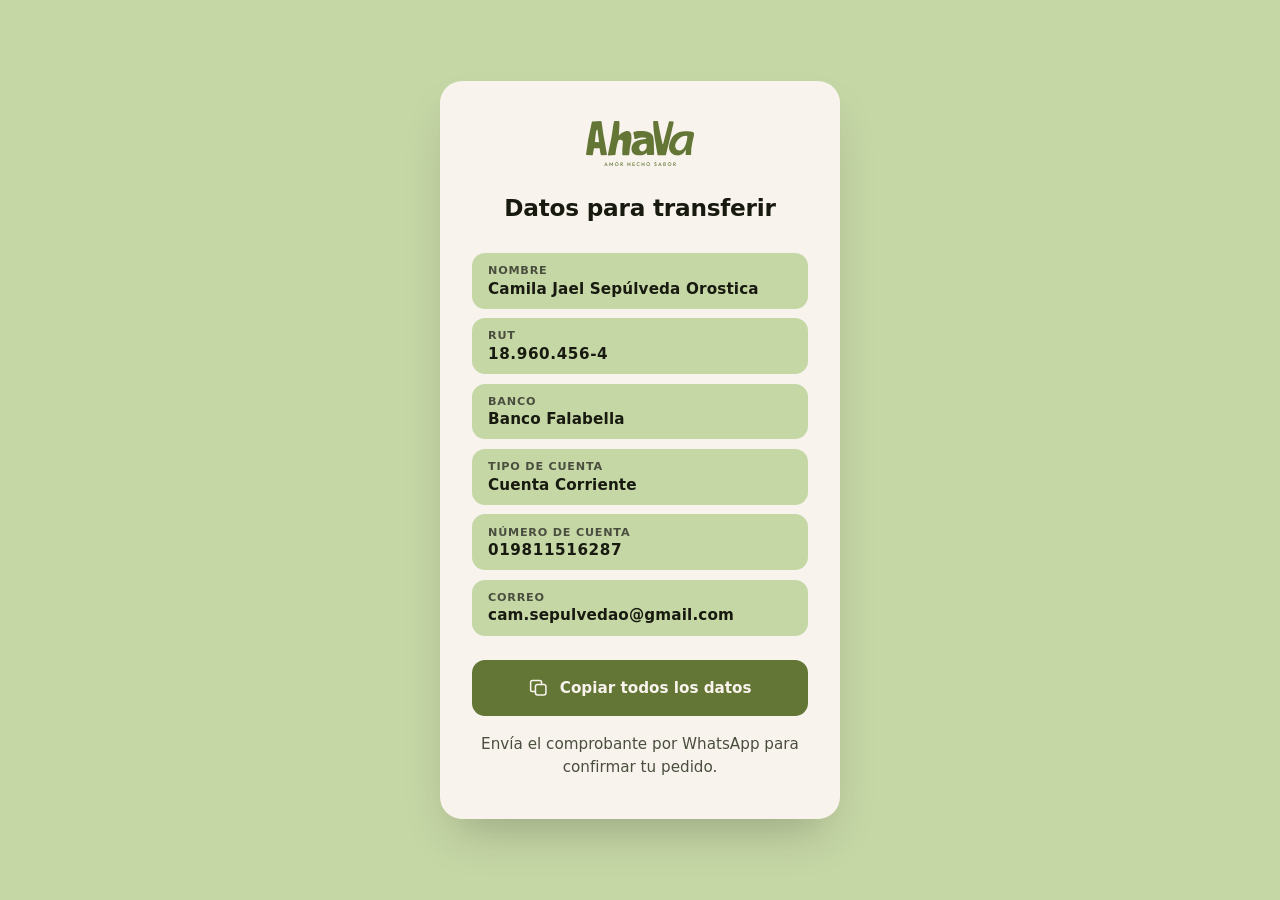
<file: transferir.html>
<!DOCTYPE html>
<html lang="es">
<head>
  <meta charset="UTF-8">
  <meta name="viewport" content="width=device-width, initial-scale=1.0">
  <title>Ahava — Transferencia</title>
  <meta name="description" content="Datos para transferir a Ahava.">
  <meta name="theme-color" content="#C6D7A6">
  <!-- Página de pago con datos personales: fuera del índice de buscadores,
       pero abierta a cualquiera que entre con el link o el QR. -->
  <meta name="robots" content="noindex, nofollow">
  <link rel="icon" href="assets/images/favicon.svg" type="image/svg+xml">

  <style>
    /* Sin fuentes externas ni fotos: esta página existe para que un QR
       la abra rápido en cualquier celular y se copien cuatro datos. */
    :root {
      /* Paleta de la marca, igual que el sitio. */
      --mint:     #C6D7A6;   /* fondo de página y de cada dato; tinta encima 11,4:1 */
      --olive:    #647636;   /* botón; hueso encima 4,5:1 */
      --orange:   #E05823;   /* botón ya copiado; tinta encima 4,7:1 */
      --cream:    #F8F3EC;   /* tarjeta (hueso) */
      --ink:      #181A10;   /* sobre hueso 15,9:1 */
      --ink-soft: #4A4E3F;   /* sobre menta 5,6:1 */
      --ease-out: cubic-bezier(0.16, 1, 0.3, 1);
    }

    *, *::before, *::after { margin: 0; padding: 0; box-sizing: border-box; }

    body {
      font-family: system-ui, -apple-system, 'Segoe UI', Roboto, sans-serif;
      background: var(--mint);
      min-height: 100svh;
      display: grid;
      place-items: center;
      padding: clamp(1.25rem, 5vw, 2rem);
    }

    .card {
      width: 100%;
      max-width: 400px;
      background: var(--cream);
      border-radius: 22px;
      padding: clamp(1.75rem, 6vw, 2.5rem) clamp(1.5rem, 5vw, 2rem);
      box-shadow: 0 24px 48px -16px rgba(31, 33, 24, 0.28);
      animation: settle 0.6s var(--ease-out) both;
    }

    @keyframes settle {
      from { opacity: 0; transform: translateY(10px); }
      to   { opacity: 1; transform: none; }
    }

    .logo {
      display: block;
      width: 108px;
      height: auto;
      margin: 0 auto clamp(1.25rem, 4vw, 1.75rem);
    }

    /* Tres escalones, con salto real entre cada uno (~1.35:1):
       0.7rem para las etiquetas, 0.95rem para todo lo que se lee como
       cuerpo (valores, botón, nota final), 1.3rem para el título. */
    h1 {
      text-align: center;
      font-size: 1.45rem;
      font-weight: 700;
      color: var(--ink);
      letter-spacing: -0.01em;
    }

    .fields {
      margin-top: clamp(1.5rem, 5vw, 2rem);
      display: flex;
      flex-direction: column;
      gap: 0.6rem;
    }

    /* Datos de solo lectura: la acción de copiar vive en un único botón
       más abajo, no dato por dato. */
    .field {
      width: 100%;
      padding: 0.7rem 1rem;
      background: var(--mint);
      border-radius: 13px;
    }

    .field-label {
      font-size: 0.7rem;
      font-weight: 700;
      text-transform: uppercase;
      letter-spacing: 0.07em;
      color: var(--ink-soft);
    }

    .field-value {
      margin-top: 0.15rem;
      font-size: 0.95rem;
      font-weight: 700;
      color: var(--ink);
      letter-spacing: 0.01em;
      overflow-wrap: anywhere;
    }

    /* Los dos campos que de verdad se pegan en un formulario de banco
       van con tracking amplio y tabular-nums: se leen dígito a dígito
       sin ambigüedad, que es lo que importa al tipear o verificar. */
    .field-value.is-numeric {
      font-variant-numeric: tabular-nums;
      letter-spacing: 0.04em;
    }

    /* El botón que copia el bloque completo: una sola acción, un solo
       lugar, en el color que ya usa el sitio para la vía que más
       importa (WhatsApp). */
    .copy-all {
      margin-top: clamp(1.25rem, 4vw, 1.5rem);
      width: 100%;
      min-height: 56px;
      display: flex;
      align-items: center;
      justify-content: center;
      gap: 0.65rem;
      background: var(--olive);
      color: var(--cream);
      border: none;
      border-radius: 13px;
      font-family: inherit;
      font-size: 0.95rem;
      font-weight: 700;
      cursor: pointer;
      transition: background-color 160ms var(--ease-out);
    }
    .copy-all:hover { background: #596A30; }
    .copy-all:active { background: #4F5E2B; }
    .copy-all:focus-visible { outline: 3px solid var(--ink); outline-offset: 2px; }

    .copy-all .icon { flex: none; width: 21px; height: 21px; }
    .copy-all .icon svg { display: block; width: 100%; height: 100%; }
    .copy-all .icon .check { display: none; }
    .copy-all.is-copied .icon .pending { display: none; }
    .copy-all.is-copied .icon .check   { display: block; }
    .copy-all.is-copied { background: var(--orange); color: var(--ink); }

    .hint {
      margin-top: 1.1rem;
      text-align: center;
      font-size: 0.95rem;
      line-height: 1.5;
      color: var(--ink-soft);
    }

    /* Confirmación leída por lectores de pantalla; no ocupa espacio. */
    .sr-only {
      position: absolute;
      width: 1px; height: 1px;
      padding: 0; margin: -1px;
      overflow: hidden;
      clip: rect(0, 0, 0, 0);
      white-space: nowrap;
      border: 0;
    }

    @media (prefers-reduced-motion: reduce) {
      .card { animation: none; }
      .field { transition: none; }
    }
  </style>
</head>
<body>
  <main class="card">
    <img class="logo" src="assets/images/logo-ahava-olive.svg" alt="Ahava" width="108" height="45">

    <h1>Datos para transferir</h1>

    <div class="fields">
      <div class="field">
        <div class="field-label">Nombre</div>
        <div class="field-value">Camila Jael Sepúlveda Orostica</div>
      </div>

      <div class="field">
        <div class="field-label">RUT</div>
        <div class="field-value is-numeric">18.960.456-4</div>
      </div>

      <div class="field">
        <div class="field-label">Banco</div>
        <div class="field-value">Banco Falabella</div>
      </div>

      <div class="field">
        <div class="field-label">Tipo de cuenta</div>
        <div class="field-value">Cuenta Corriente</div>
      </div>

      <div class="field">
        <div class="field-label">Número de cuenta</div>
        <div class="field-value is-numeric">019811516287</div>
      </div>

      <div class="field">
        <div class="field-label">Correo</div>
        <div class="field-value">cam.sepulvedao@gmail.com</div>
      </div>
    </div>

    <button class="copy-all" type="button" id="copyAllBtn">
      <span class="icon" aria-hidden="true">
        <svg class="pending" viewBox="0 0 24 24" fill="none" stroke="currentColor" stroke-width="1.75" stroke-linecap="round" stroke-linejoin="round"><rect x="8.5" y="8.5" width="12" height="12" rx="2.5"/><path d="M15.5 8.5V6a2 2 0 0 0-2-2H5a2 2 0 0 0-2 2v8.5a2 2 0 0 0 2 2h2.5"/></svg>
        <svg class="check" viewBox="0 0 24 24" fill="none" stroke="currentColor" stroke-width="2" stroke-linecap="round" stroke-linejoin="round"><path d="M4.5 12.5l5 5 10-10"/></svg>
      </span>
      <span id="copyAllLabel">Copiar todos los datos</span>
    </button>

    <p class="hint">Envía el comprobante por WhatsApp para confirmar tu pedido.</p>
  </main>

  <p class="sr-only" role="status" aria-live="polite" id="copyStatus"></p>

  <script>
    var ALL_DATA = [
      'Camila Jael Sepúlveda Orostica',
      'RUT: 18.960.456-4',
      'Banco Falabella',
      'Cuenta Corriente',
      'N.º de cuenta: 019811516287',
      'cam.sepulvedao@gmail.com'
    ].join('\n');

    var btn = document.getElementById('copyAllBtn');
    var label = document.getElementById('copyAllLabel');
    var status = document.getElementById('copyStatus');
    var defaultLabel = label.textContent;
    var resetTimer = null;

    function markCopied() {
      btn.classList.add('is-copied');
      label.textContent = '¡Copiado!';
      status.textContent = 'Todos los datos fueron copiados.';
      clearTimeout(resetTimer);
      resetTimer = setTimeout(function () {
        btn.classList.remove('is-copied');
        label.textContent = defaultLabel;
      }, 1800);
    }

    btn.addEventListener('click', function () {
      if (navigator.clipboard && navigator.clipboard.writeText) {
        navigator.clipboard.writeText(ALL_DATA).then(markCopied).catch(function () {
          status.textContent = 'No se pudo copiar. Selecciona el texto manualmente.';
        });
      } else {
        // Sin Clipboard API (contexto no seguro o navegador viejo):
        // selecciona todos los datos para que el usuario copie a mano.
        var range = document.createRange();
        range.selectNodeContents(document.querySelector('.fields'));
        var sel = window.getSelection();
        sel.removeAllRanges();
        sel.addRange(range);
        status.textContent = 'Datos seleccionados. Copia con tu teclado.';
      }
    });
  </script>
</body>
</html>
</file>
